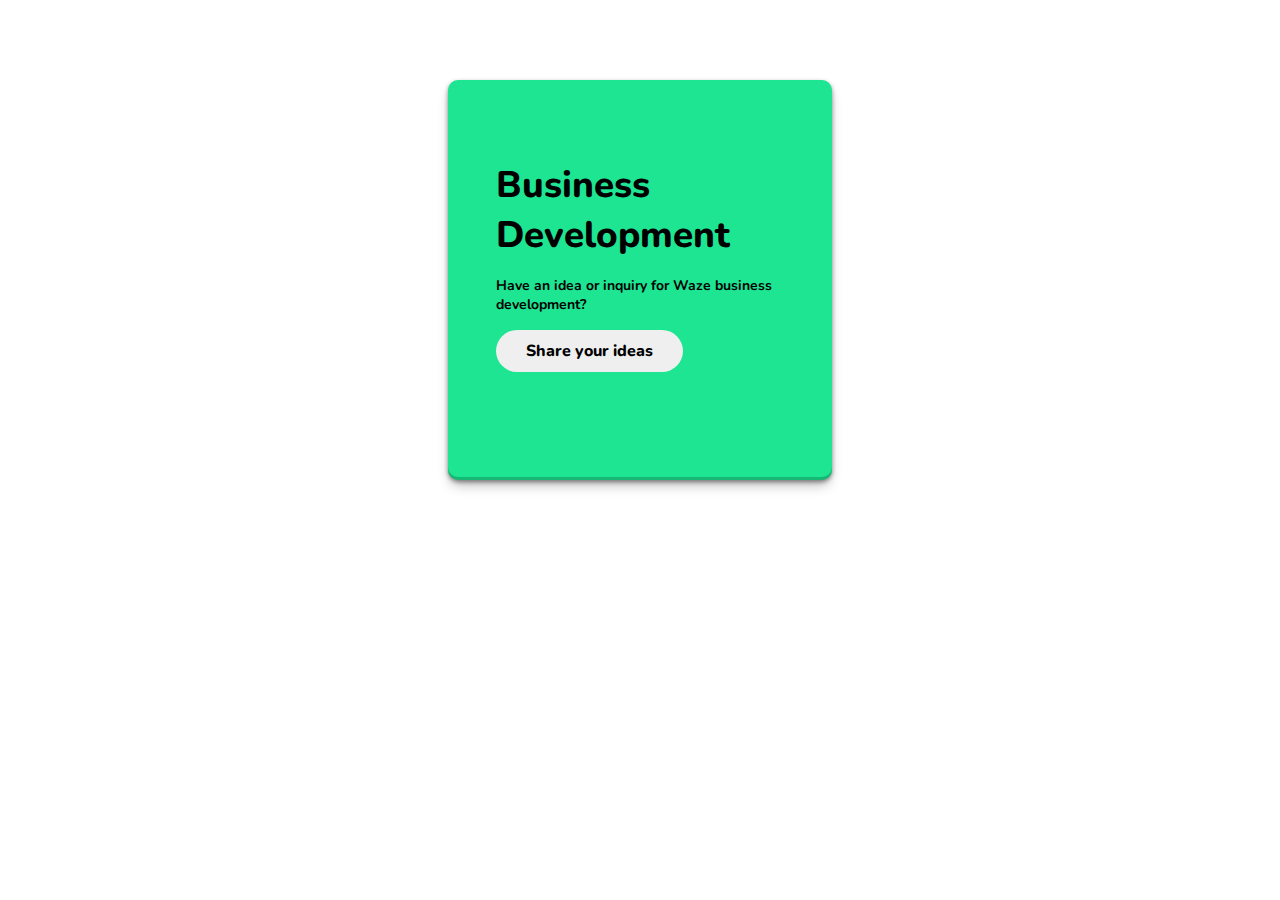
<file: Day 1/index.html>
<!DOCTYPE html>
<html lang="en">

<head>
    <meta charset="UTF-8">
    <meta name="viewport" content="width=device-width, initial-scale=1.0">
    <title>How To CSS Assignment (Day 1)</title>
    <link rel="stylesheet" href="style.css">
</head>

<body>
    <div class="container">
        <h1 class="heading">Business <br> Development</h1>
        <p class="paragraph">Have an idea or inquiry for Waze business development?</p>
        <button class="btn">Share your ideas</button>
    </div>
</body>

</html>
</file>
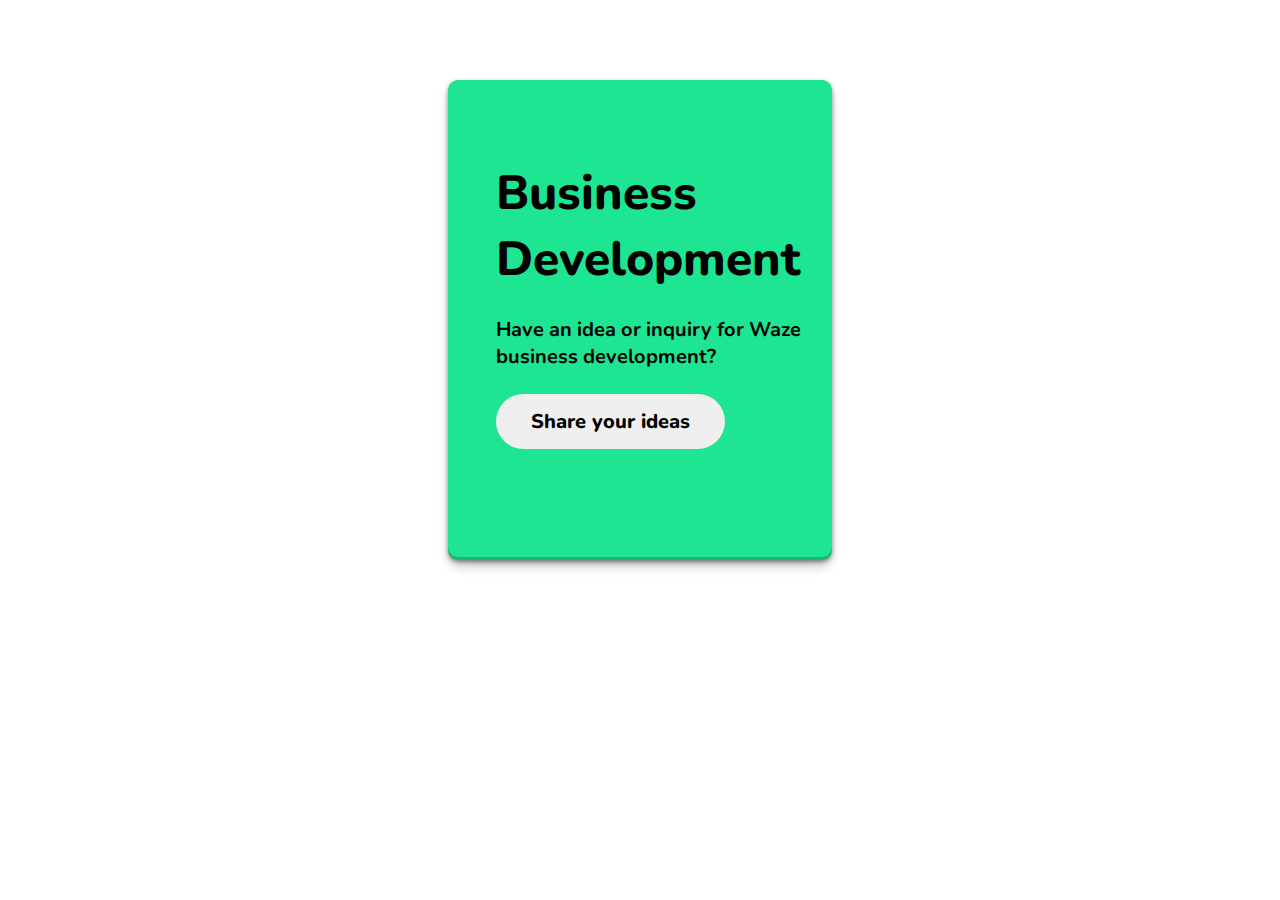
<file: Day 1/Project 1/index.html>
<!DOCTYPE html>
<html lang="en">

<head>
    <meta charset="UTF-8">
    <meta name="viewport" content="width=device-width, initial-scale=1.0">
    <title>CSS Assignment 1</title>
    <link rel="stylesheet" href="style.css">
</head>

<body>
    <div class="container">
        <h1 class="heading">Business <br> Development</h1>
        <p class="paragraph">Have an idea or inquiry for Waze business development?</p>
        <button class="btn">Share your ideas</button>
    </div>
</body>

</html>
</file>
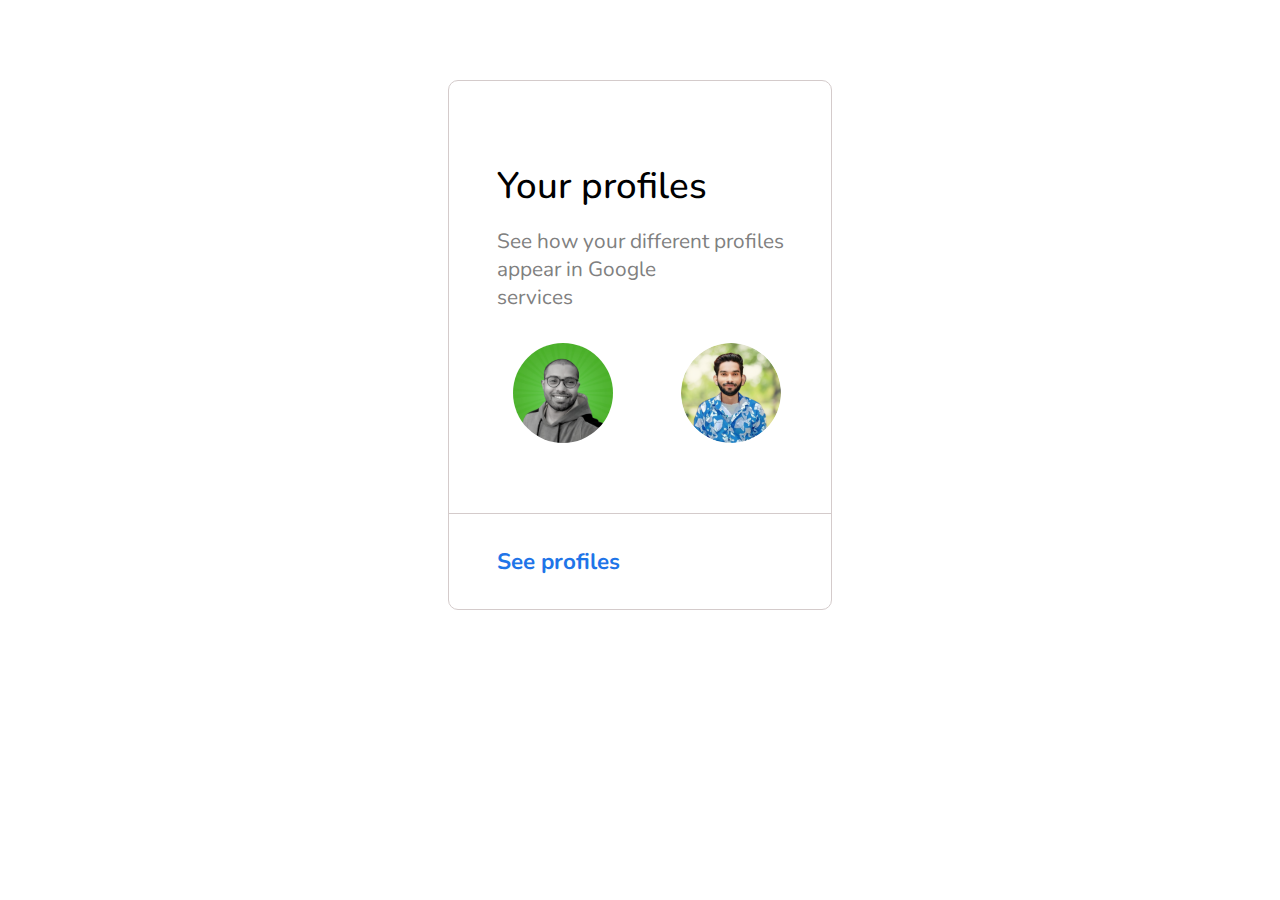
<file: Day 1/Project 2/index.html>
<!DOCTYPE html>
<html lang="en">

<head>
    <meta charset="UTF-8">
    <meta name="viewport" content="width=device-width, initial-scale=1.0">
    <title>CSS Assignment 2</title>
    <link rel="stylesheet" href="style.css">
</head>

<body>
    <div class="container">
        <div class="upper-container">
            <div>
                <h1 class="heading">Your profiles</h1>
                <p class="paragraph">See how your different profiles appear in Google <br> services</p>
            </div>
            <div class="image-container">
                <img class="image" src="Ashish-Sir.png" alt="Ashish Sir Image">
                <img class="image2" src="RohitBagadi.png" alt="Rohit-Bagadi">
            </div>
        </div>
        <div class="bottom-container">
            <p class="see-profiles">See profiles</p>
        </div>
    </div>
</body>

</html>
</file>
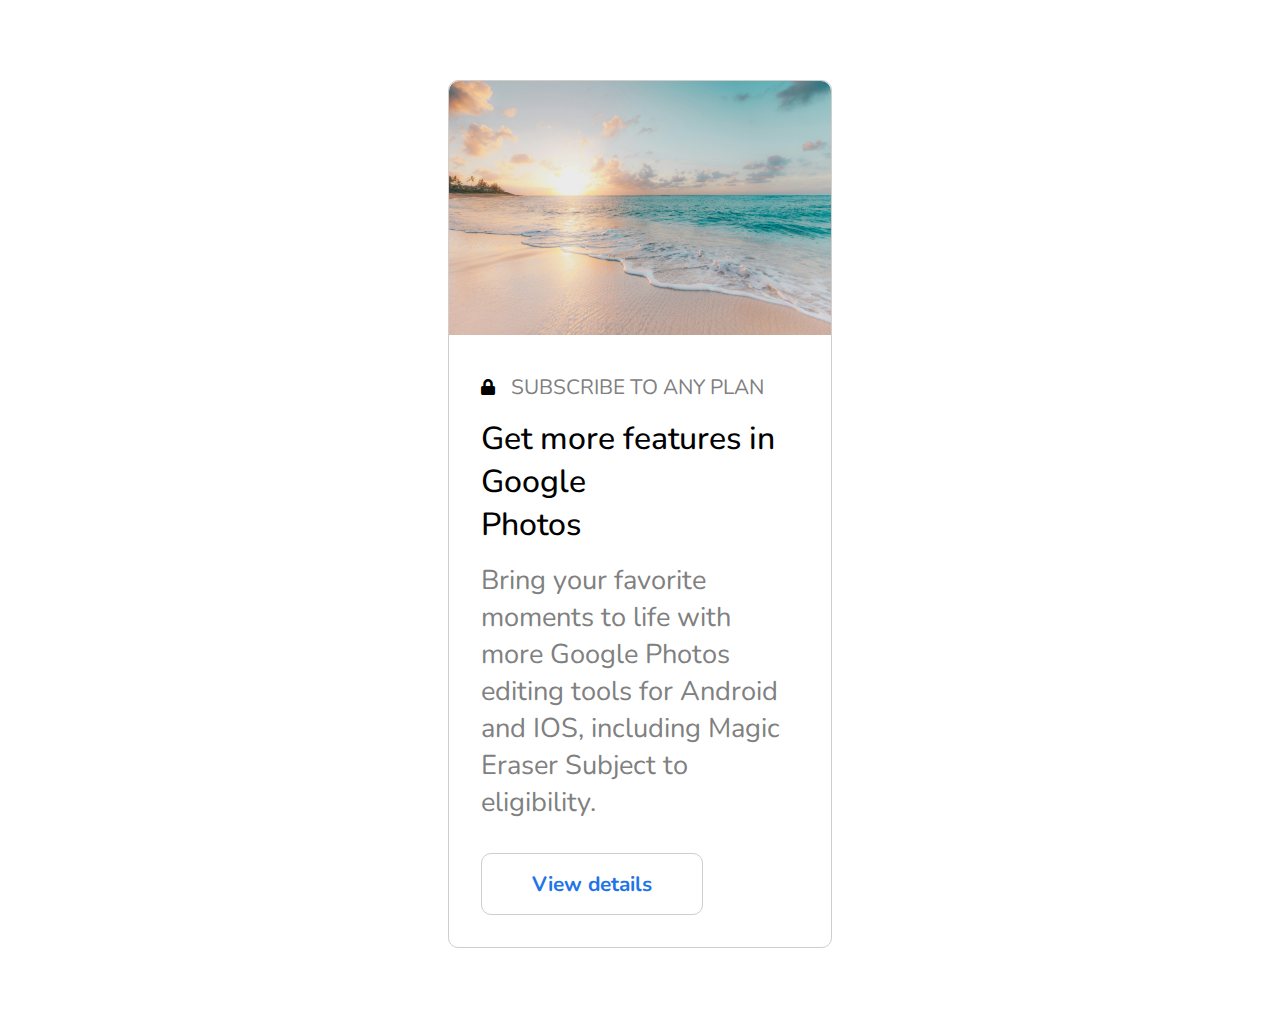
<file: Day 1/Project 3/index.html>
<!DOCTYPE html>
<html lang="en">

<head>
    <meta charset="UTF-8">
    <meta name="viewport" content="width=device-width, initial-scale=1.0">
    <title>CSS Assignment 2</title>
    <link rel="stylesheet" href="style.css">
    <link rel="stylesheet" href="https://cdnjs.cloudflare.com/ajax/libs/font-awesome/5.15.4/css/all.min.css">
</head>

<body>
    <div class="container">
        <div class="image-container">
            <img class="image" src="beach.jpg" alt="Beach Image">
        </div>
        <div class="main-part">
            <div class="subscribe-container">
                <i class="fas fa-lock"></i>
                <p class="subscribe">SUBSCRIBE TO ANY PLAN</p>
            </div>
            <h1 class="heading">Get more features in Google <br> Photos</h1>
            <p class="paragraph">Bring your favorite moments to life with more Google Photos editing tools for Android
                and IOS, including
                Magic Eraser Subject to eligibility.</p>
            <button>View details</button>
        </div>
    </div>
</body>

</html>
</file>
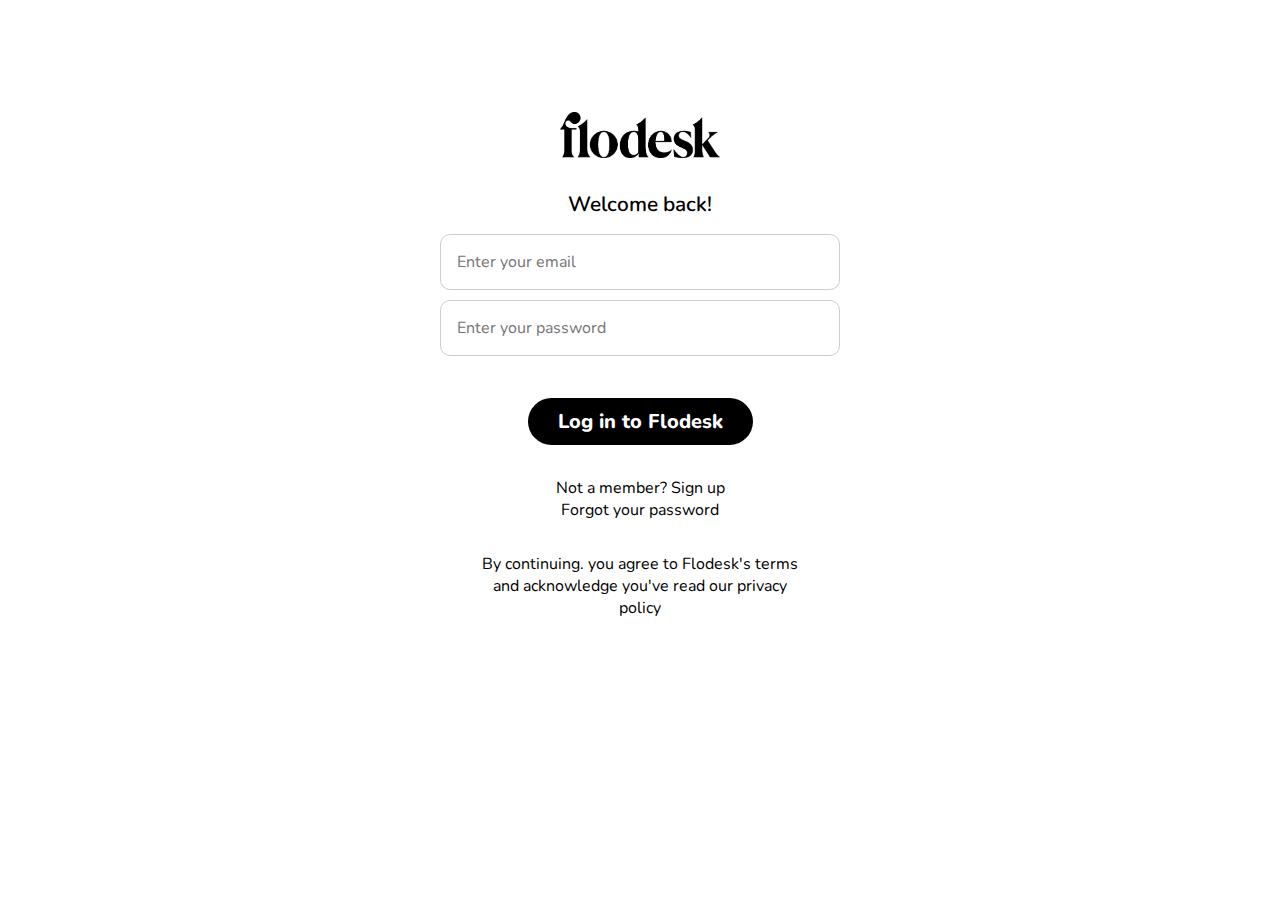
<file: Day 1/Project 4/index.html>
<!DOCTYPE html>
<html lang="en">

<head>
    <meta charset="UTF-8">
    <meta name="viewport" content="width=device-width, initial-scale=1.0">
    <title>CSS Assignment 4</title>
    <link rel="stylesheet" href="style.css">
</head>

<body>
    <div class="container">
        <div class="image-container">
            <img class="image" src="flodesk.png" alt="Flodesk">
        </div>
        <div class="main-part">
            <p class="welcome">Welcome back!</p>
            <input type="text" name="email" placeholder="Enter your email" id="">
            <input type="text" name="password" placeholder="Enter your password" id="">
            <button class="btn">Log in to Flodesk</button>
        </div>
        <div class="bottom-container">
            <p>Not a member? Sign up</p>
            <p>Forgot your password</p>

            <div class="description">
                <p>By continuing. you agree to Flodesk's terms</p>
                <p>and acknowledge you've read our privacy policy</p>
            </div>
        </div>
    </div>
</body>

</html>
</file>
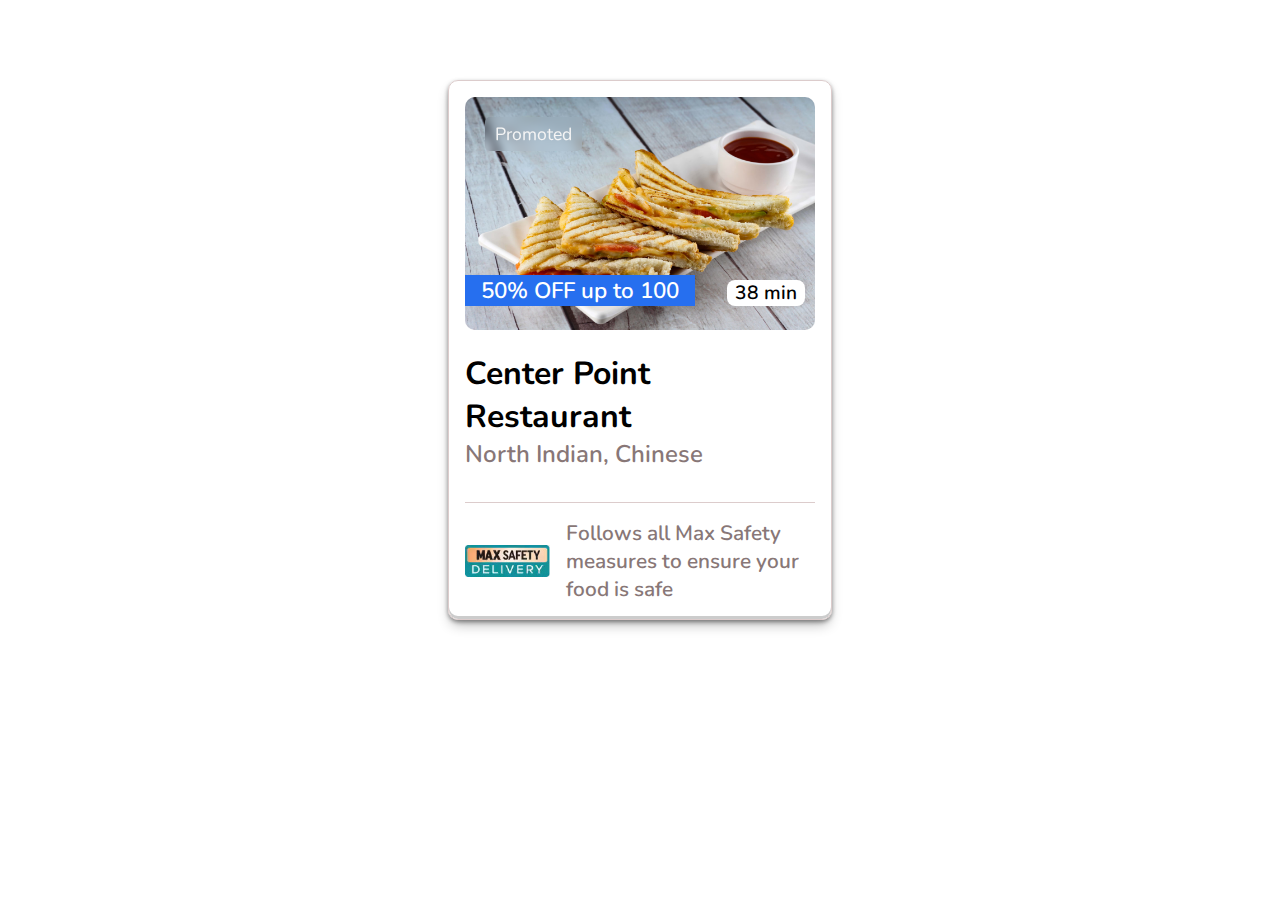
<file: Day 2/Project 1/index.html>
<!DOCTYPE html>
<html lang="en">

<head>
    <meta charset="UTF-8">
    <meta name="viewport" content="width=device-width, initial-scale=1.0">
    <title>CSS Assignment 1</title>
    <link rel="stylesheet" href="style.css">
</head>

<body>
    <div class="container">
        <div class="image-container">
            <img class="image" src="pizza.jpg" alt="Pizza">
            <p class="promoted">Promoted</p>
            <p class="offer">50% OFF up to 100</p>
            <p class="time">38 min</p>
        </div>
        <div class="heading-section">
            <h1 class="heading">Center Point Restaurant</h1>
            <p class="place">North Indian, Chinese </p>
        </div>

        <div class="bottom-container">
            <img class="max" src="max.jpg" alt="">
            <p class="paragraph">Follows all Max Safety measures to ensure your food is safe</p>
        </div>
    </div>
</body>

</html>
</file>
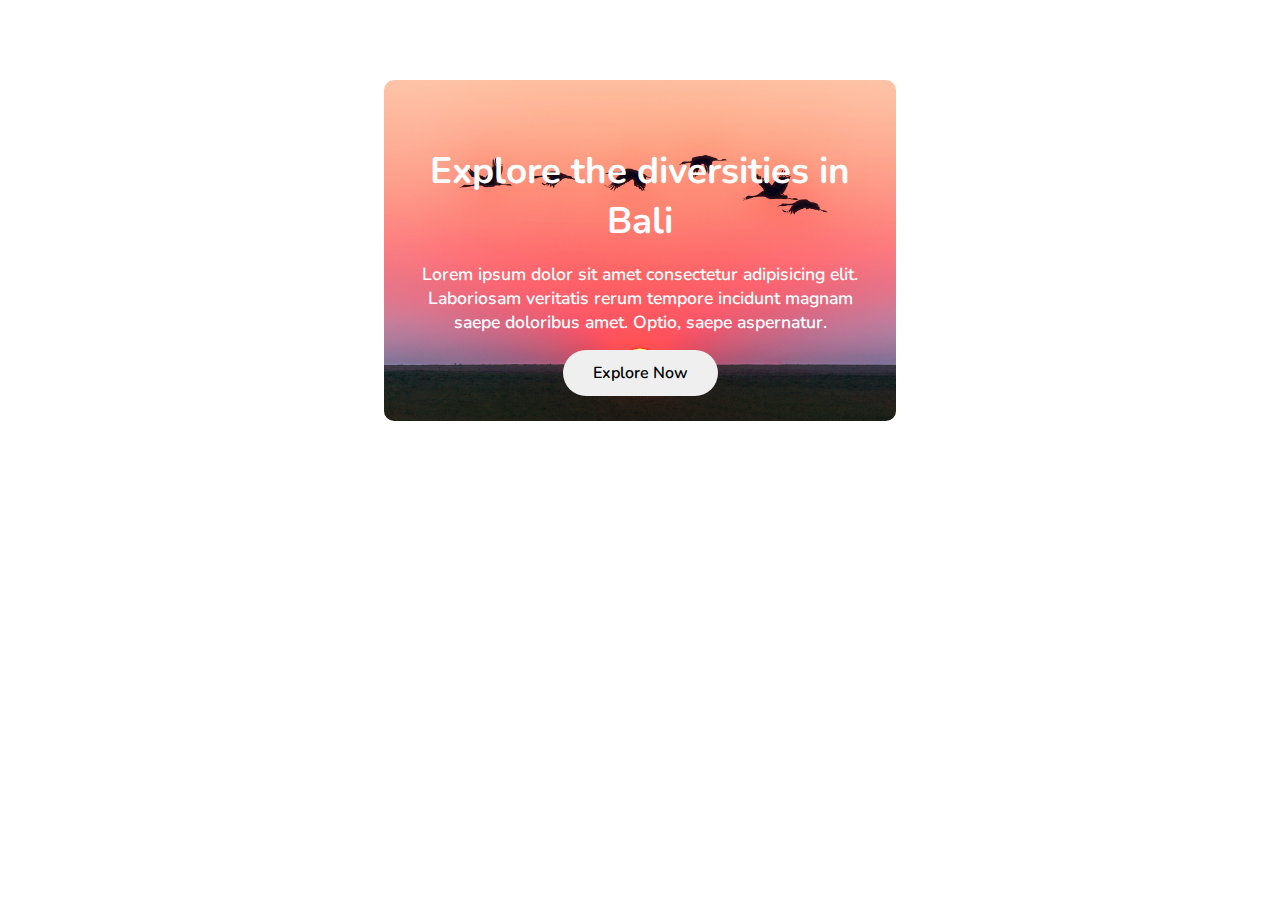
<file: Day 2/Project 2/index.html>
<!DOCTYPE html>
<html lang="en">

<head>
    <meta charset="UTF-8">
    <meta name="viewport" content="width=device-width, initial-scale=1.0">
    <title>CSS Assignment 2</title>
    <link rel="stylesheet" href="style.css">
</head>

<body>
    <div class="container">
        <img class="image" src="sunset-birds.jpg" alt="Sunset">
        <div class="main-section">
            <h1 class="heading">
                Explore the diversities in Bali
            </h1>
            <p class="paragraph">
                Lorem ipsum dolor sit amet consectetur adipisicing elit. Laboriosam veritatis rerum tempore incidunt
                magnam saepe doloribus amet. Optio, saepe aspernatur.
            </p>
            <button class="btn">Explore Now</button>
        </div>
    </div>
</body>

</html>
</file>
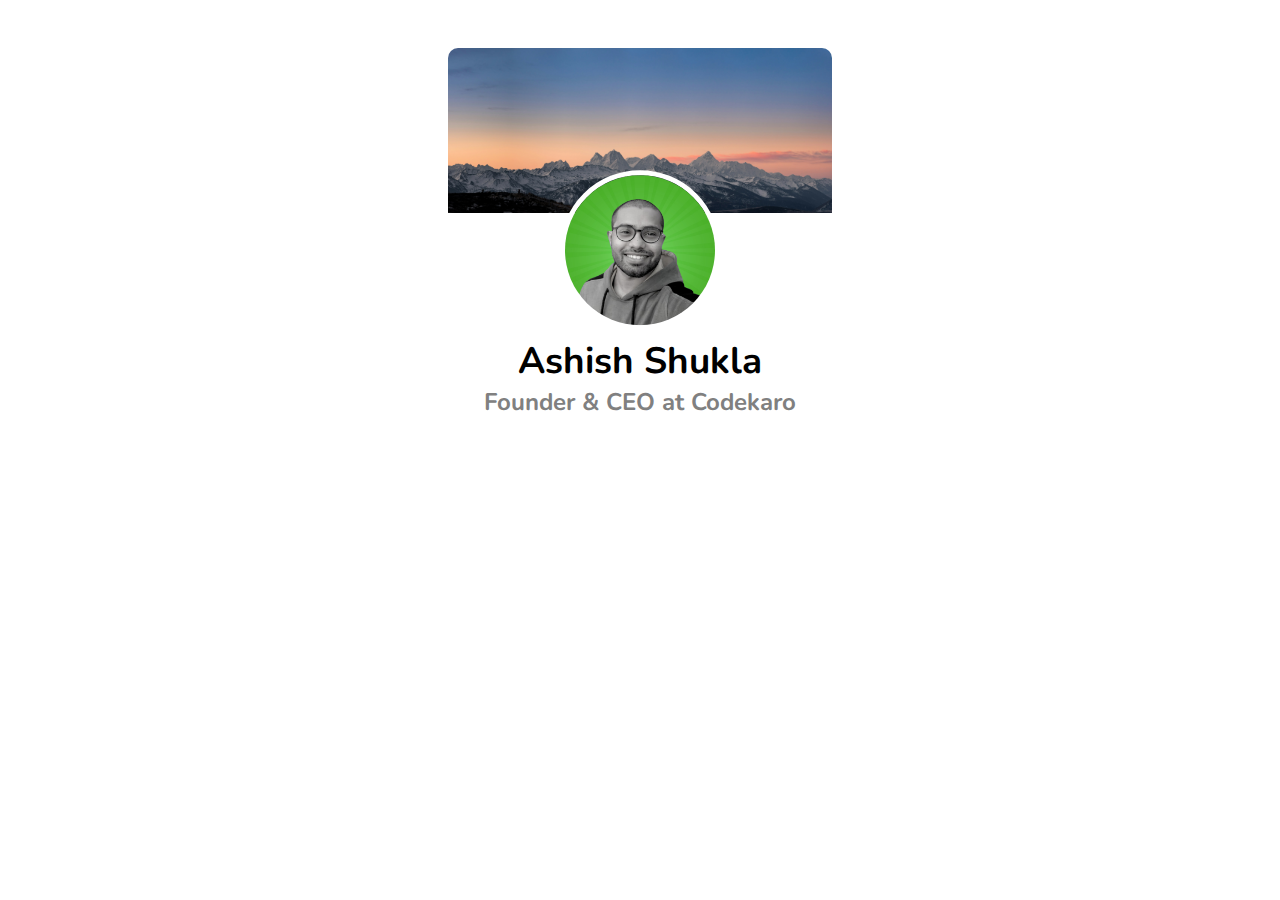
<file: Day 2/Project 4/index.html>
<!DOCTYPE html>
<html lang="en">

<head>
    <meta charset="UTF-8">
    <meta name="viewport" content="width=device-width, initial-scale=1.0">
    <title>CSS Assignment 4</title>
    <link rel="stylesheet" href="style.css">
</head>

<body>
    <div class="container">
        <div class="bg-image">
            <img class="mountains" src="mountains.jpg" alt="">
        </div>
        <div class="content">
            <img class="profile" src="Ashish-Sir.png" alt="">
            <div class="details">
                <h1>Ashish Shukla</h1>
                <h3>Founder & CEO at Codekaro</h3>
            </div>
        </div>
    </div>
</body>

</html>
</file>
<file: Day 1/style.css>
@import url('https://fonts.googleapis.com/css2?family=Nunito:ital,wght@0,200..1000;1,200..1000&display=swap');

* {
  margin: 0;
  padding: 0;
  box-sizing: border-box;
  font-family: Nunito, sans-serif;
}

.container {
  background-color: #1de592;
  width: 30%;
  height: 25rem;
  border-radius: 10px;
  box-sizing: border-box;
  padding: 5rem 1rem 2rem 3rem;
  margin: 5rem auto;
  box-shadow: rgba(0, 0, 0, 0.4) 0px 2px 4px, rgba(0, 0, 0, 0.3) 0px 7px 13px -3px, rgba(0, 0, 0, 0.2) 0px -3px 0px inset;
}

.heading {
  margin-bottom: 1rem;
  font-size: 2.3rem;
  font-weight: 800;
}

.paragraph {
  margin-bottom: 1rem;
  font-size: 14px;
  font-weight: 700;
}

.btn {
    border: none;
    padding: 10px 30px;
    font-size: 16px;
    font-weight: 800;
    border-radius: 50px;
}
</file>
<file: Day 1/Project 1/style.css>
@import url('https://fonts.googleapis.com/css2?family=Nunito:ital,wght@0,200..1000;1,200..1000&display=swap');

* {
  margin: 0;
  padding: 0;
  box-sizing: border-box;
  font-family: Nunito, sans-serif;
}

.container {
  background-color: #1de592;
  width: 30%;
  height: 30rem;
  border-radius: 10px;
  box-sizing: border-box;
  padding: 5rem 1rem 2rem 3rem;
  margin: 5rem auto;
  box-shadow: rgba(0, 0, 0, 0.4) 0px 2px 4px, rgba(0, 0, 0, 0.3) 0px 7px 13px -3px, rgba(0, 0, 0, 0.2) 0px -3px 0px inset;
}

.heading {
  margin-bottom: 1.5rem;
  font-size: 3rem;
  font-weight: 800;
}

.paragraph {
  margin-bottom: 1.5rem;
  font-size: 20px;
  font-weight: 700;
}

.btn {
    border: none;
    padding: 14px 35px;
    font-size: 20px;
    font-weight: 800;
    border-radius: 50px;
}
</file>
<file: Day 1/Project 2/style.css>
@import url("https://fonts.googleapis.com/css2?family=Nunito:ital,wght@0,200..1000;1,200..1000&display=swap");

* {
  margin: 0;
  padding: 0;
  box-sizing: border-box;
  font-family: Nunito, sans-serif;
}

.container {
  width: 30%;
  border-radius: 10px;
  box-sizing: border-box;
  margin: 5rem auto;
  border: 1px solid rgb(212, 203, 203);
}

.image {
  border-radius: 50%;
  width: 100px;
  margin-left: 1rem;
}

.image2 {
  border-radius: 50%;
  width: 100px;
  margin-left: 4rem;
}

.upper-container {
  padding: 5rem 1rem 4rem 3rem;
  border-bottom: 1px solid rgb(212, 203, 203);
}

.bottom-container {
  padding: 2rem 1rem 2rem 3rem;
}

.heading {
  margin-bottom: 1rem;
  font-weight: 500;
  font-size: 2.3rem;
}

.paragraph {
  margin-bottom: 2rem;
  font-size: 1.3rem;
  color: gray;
}

.see-profiles {
  font-size: 1.4rem;
  font-weight: 700;
  color: #1f75e8;
}
</file>
<file: Day 1/Project 3/style.css>
@import url("https://fonts.googleapis.com/css2?family=Nunito:ital,wght@0,200..1000;1,200..1000&display=swap");

* {
  margin: 0;
  padding: 0;
  box-sizing: border-box;
  font-family: Nunito, sans-serif;
}

.container {
  width: 30%;
  border-radius: 10px;
  box-sizing: border-box;
  margin: 5rem auto;
  border: 1px solid rgb(212, 203, 203);
}

.image {
  width: 100%;
  border-top-right-radius: 10px;
  border-top-left-radius: 10px;
}

.main-part {
  padding: 2rem;
}

.subscribe {
  color: grey;
  font-size: 1.3rem;
}

.heading {
  margin-bottom: 1rem;
  font-weight: 500;
}

.paragraph {
  font-size: 1.7rem;
  color: grey;
  margin-bottom: 2rem;
}

button {
  border: none;
  padding: 16px 50px;
  border-radius: 10px;
  font-size: 1.3rem;
  font-weight: 700;
  background-color: white;
  color: #1f75e8;
  border: 1px solid rgb(212, 203, 203);
}

.subscribe-container {
  display: flex;
  align-items: center;
  gap: 1rem;
  margin-bottom: 1rem;
}
</file>
<file: Day 1/Project 4/style.css>
@import url("https://fonts.googleapis.com/css2?family=Nunito:ital,wght@0,200..1000;1,200..1000&display=swap");

* {
  margin: 0;
  padding: 0;
  box-sizing: border-box;
  font-family: Nunito, sans-serif;
}

.container {
  width: 25%;
  border-radius: 10px;
  box-sizing: border-box;
  margin: 5rem auto;
  display: flex;
  flex-direction: column;
  justify-content: center;
  align-items: center;
}

.image-container {
  display: flex;
  justify-content: center;
  align-items: center;
}

.image {
  width: 50%;
  padding-top: 2rem;
}

.welcome {
  text-align: center;
  margin: 2rem 0 1rem 0;
  font-weight: 600;
  font-size: 1.3rem;
}

input {
  width: 25rem;
  box-sizing: border-box;
  margin-bottom: 10px;
  padding: 1rem;
  border: 1px solid rgb(212, 203, 203);
  border-radius: 10px;
  font-size: 16px;
}

.btn {
  border: none;
  background-color: black;
  padding: 10px 30px;
  font-size: 20px;
  font-weight: 800;
  border-radius: 50px;
  color: white;
  margin: 2rem 0 2rem 0;
}

.main-part {
  display: flex;
  flex-direction: column;
  align-items: center;
  text-align: center;
}

.bottom-container {
  display: flex;
  flex-direction: column;
  align-items: center;
  text-align: center;
}

.description {
  margin-top: 2rem;
}
</file>
<file: Day 2/Project 1/style.css>
@import url("https://fonts.googleapis.com/css2?family=Nunito:ital,wght@0,200..1000;1,200..1000&display=swap");

* {
  margin: 0;
  padding: 0;
  box-sizing: border-box;
  font-family: Nunito, sans-serif;
}

.container {
  width: 30%;
  border-radius: 10px;
  box-sizing: border-box;
  margin: 5rem auto;
  border: 1px solid rgb(220, 204, 204);
  border-radius: 10px;
  padding: 1rem;
  box-shadow: rgba(0, 0, 0, 0.4) 0px 2px 4px,
    rgba(0, 0, 0, 0.3) 0px 7px 13px -3px, rgba(0, 0, 0, 0.2) 0px -3px 0px inset;
}

.image {
  width: 100%;
  border-radius: 10px;
}

.heading {
  font-size: 2rem;
}

.place {
  font-size: 1.5rem;
  color: rgb(136, 119, 119);
  font-weight: 600;
}

.heading-section {
  margin: 1rem 0 1rem 0;
  padding-bottom: 2rem;
  border-bottom: 1px solid rgb(220, 204, 204);
}

.bottom-container {
  display: flex;
  align-items: center;
  gap: 1rem;
}

.max {
  width: 8rem;
  height: 2rem;
}

.paragraph {
  font-size: 1.3rem;
  color: rgb(136, 119, 119);
  font-weight: 600;
}

.image-container {
  position: relative;
}

.offer {
  position: absolute;
  bottom: 30px;
  left: 0;
  background-color: #266fef;
  color: white;
  font-size: 1.4rem;
  font-weight: 600;
  padding: 0 1rem 0 1rem;
}

.time {
  position: absolute;
  bottom: 30px;
  right: 10px;
  background-color: white;
  color: black;
  font-size: 1.2rem;
  font-weight: 600;
  padding: 0 0.5rem 0 0.5rem;
  border-radius: 8px;
}

.promoted {
  position: absolute;
  top: 20px;
  left: 20px;
  font-size: 1.1rem;
  color: whitesmoke;
  border-radius: 5px;
  padding: 5px 10px 5px 10px;
  backdrop-filter: blur(5px);
}
</file>
<file: Day 2/Project 2/style.css>
@import url("https://fonts.googleapis.com/css2?family=Nunito:ital,wght@0,200..1000;1,200..1000&display=swap");

* {
  margin: 0;
  padding: 0;
  box-sizing: border-box;
  font-family: Nunito, sans-serif;
}

.container {
  width: 40%;
  margin: 5rem auto;
  position: relative;
  border-radius: 10px;
}

.image {
  width: 100%;
  border-radius: 10px;
}

.main-section {
  text-align: center;
  position: absolute;
  top: 55%;
  left: 50%;
  transform: translate(-50%, -50%);
  width: 100%;
  color: white;
  padding: 2rem;
}

.heading {
  font-size: 2.3rem;
  font-weight: 7800;
  margin-bottom: 1rem;
}

.paragraph {
  font-size: 1.1rem;
  font-weight: 600;
  margin-bottom: 1rem;
}

.btn {
  border: none;
  padding: 12px 30px;
  font-size: 16px;
  font-weight: 600;
  border-radius: 50px;
}
</file>
<file: Day 2/Project 4/style.css>
@import url("https://fonts.googleapis.com/css2?family=Nunito:ital,wght@0,200..1000;1,200..1000&display=swap");

* {
  margin: 0;
  padding: 0;
  box-sizing: border-box;
  font-family: Nunito, sans-serif;
}

.container {
  width: 30%;
  margin: 3rem auto;
  position: relative;
}

.mountains {
  width: 100%;
  border-top-right-radius: 10px;
  border-top-left-radius: 10px;
}

.profile {
  width: 10rem;
  border-radius: 50%;
  border: 5px solid white;
}

.content {
  width: 100%;
  position: absolute;
  text-align: center;
  top: 50%;
  left: 50%;
  transform: translate(-50%, 15%);
}

h1 {
  font-size: 2.3rem;
}

h3 {
  font-size: 1.5rem;
  color: grey;
}
</file>
